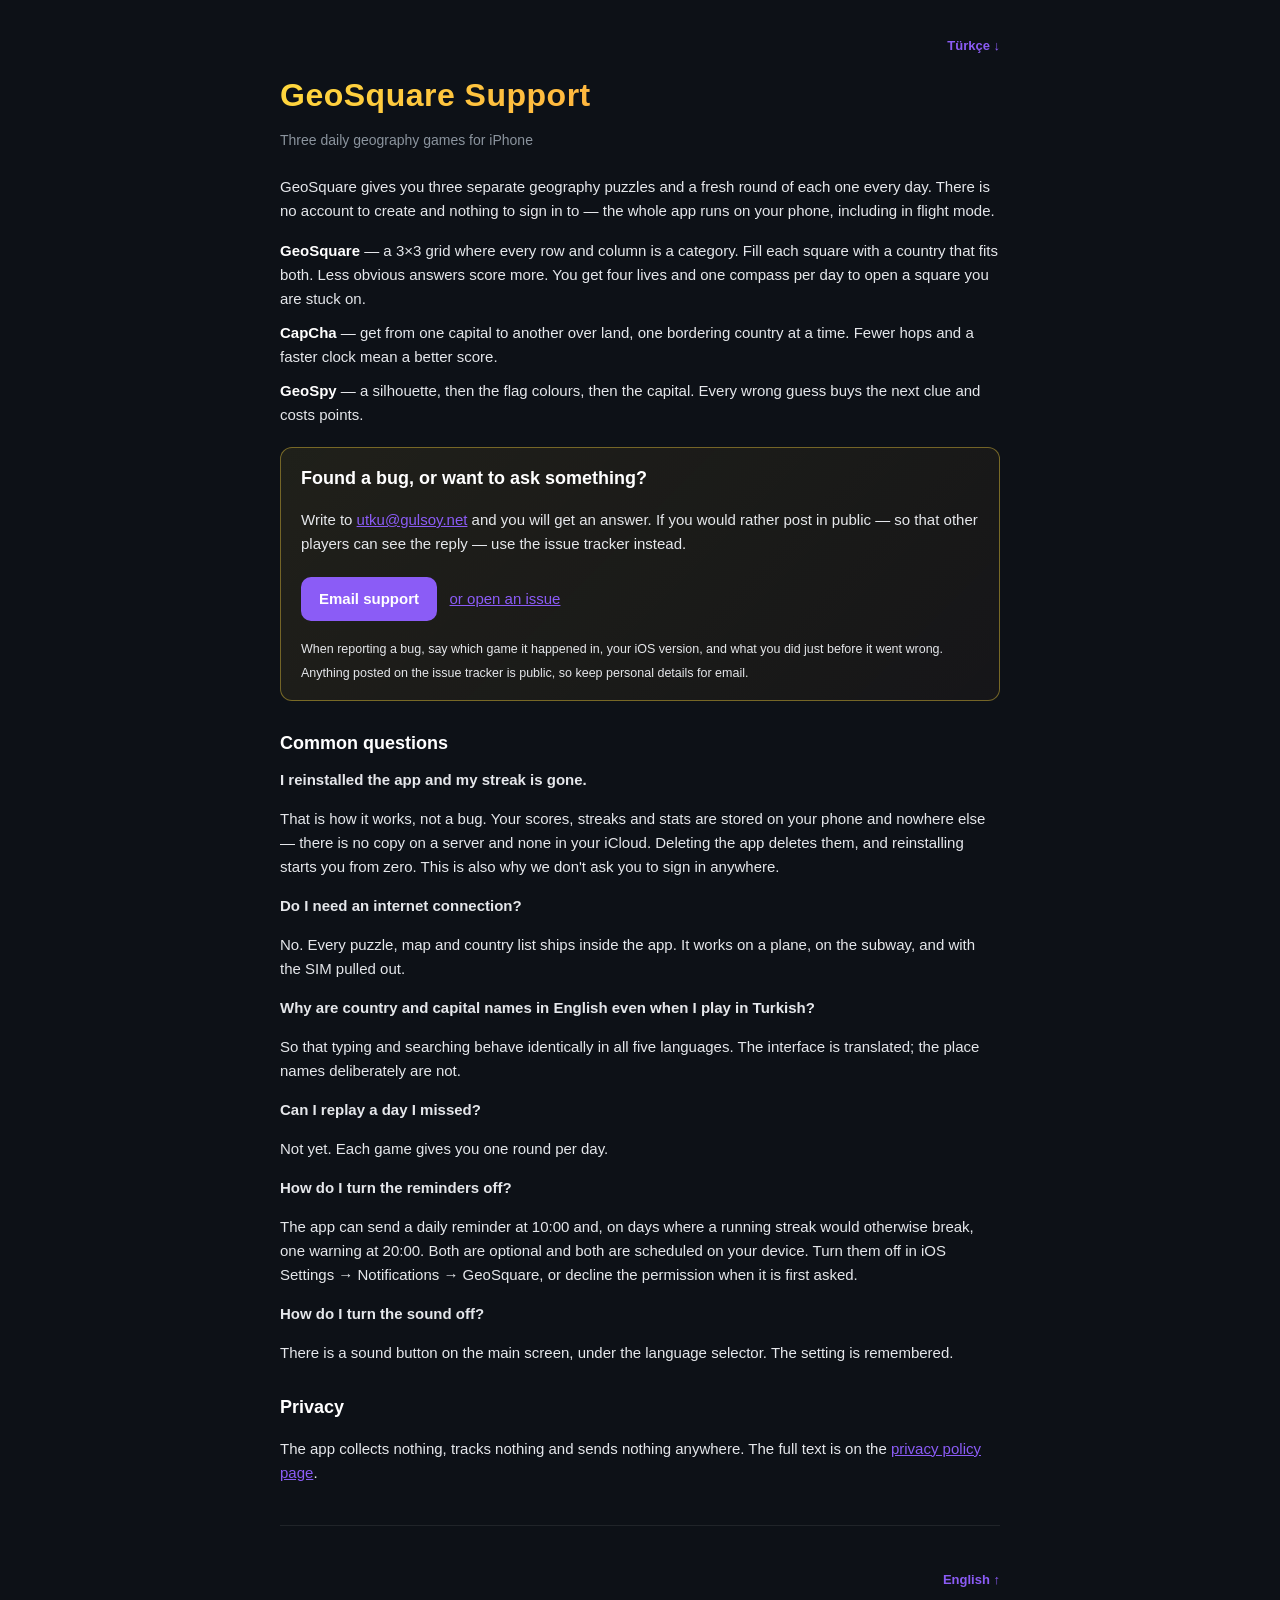
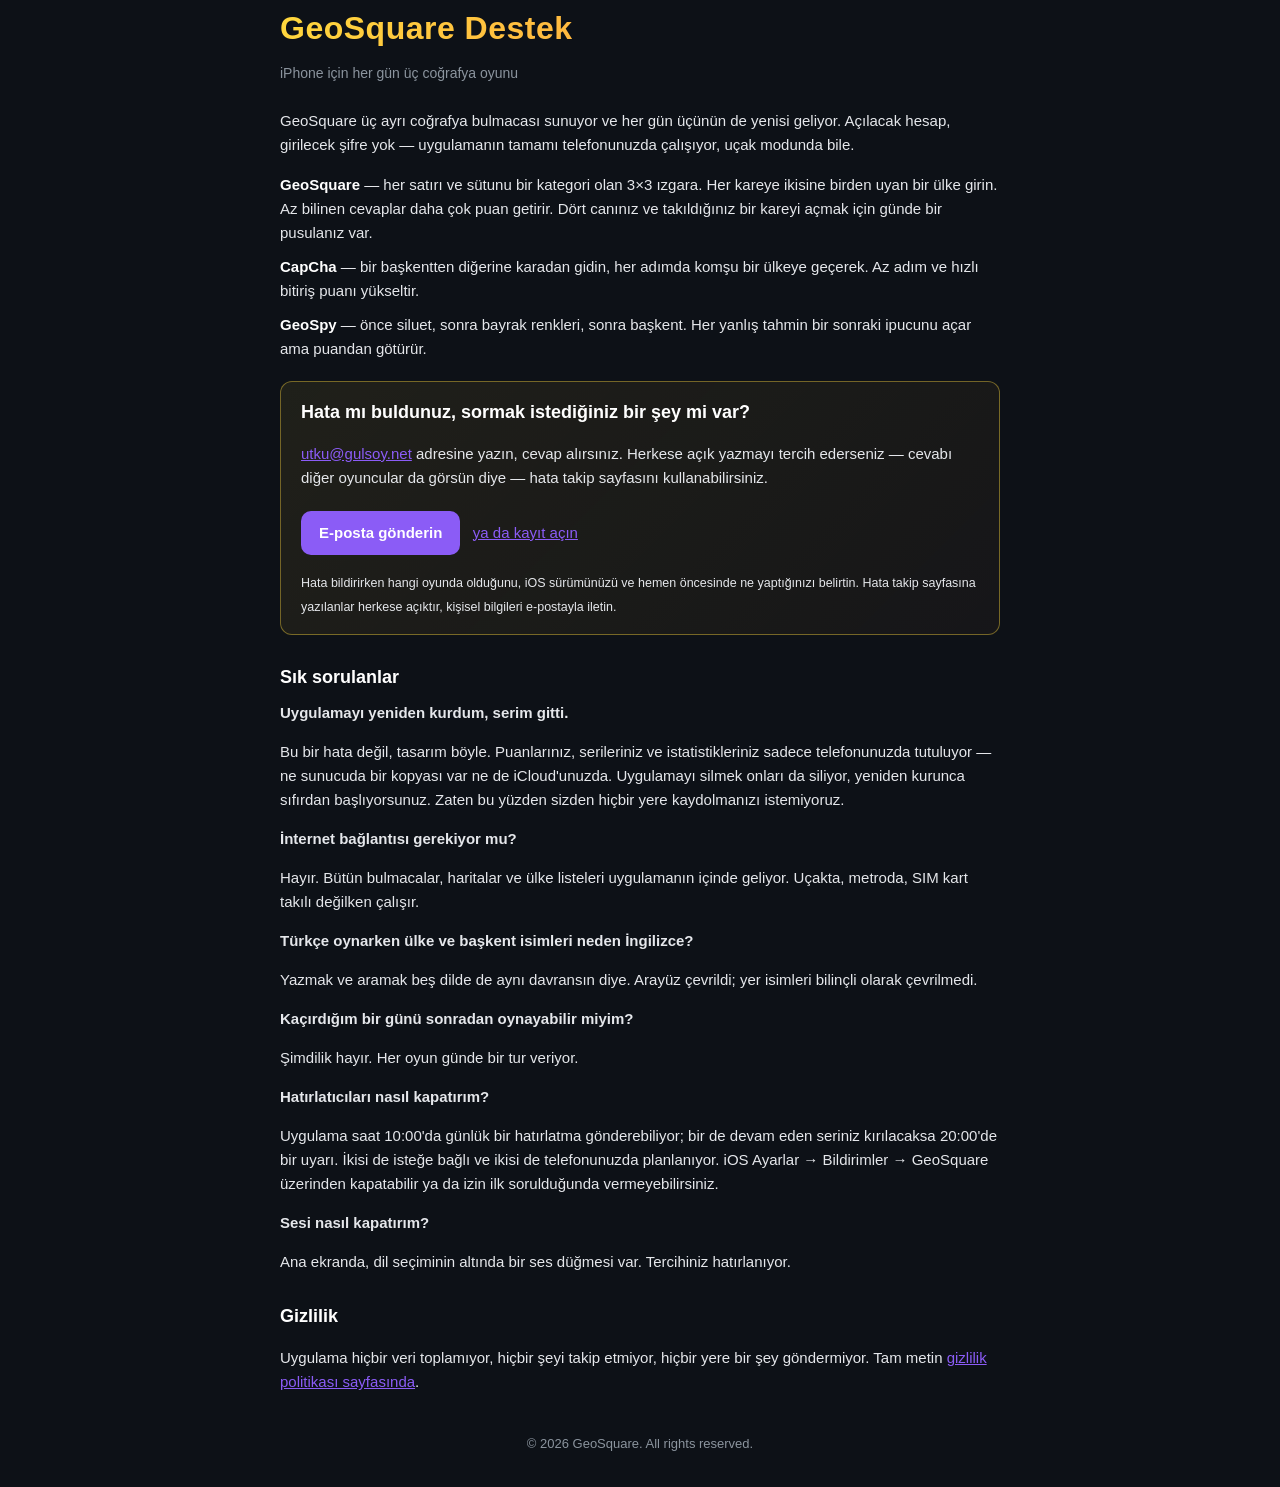
<file: index.html>
<!DOCTYPE html>
<html lang="en">
<head>
<meta charset="UTF-8">
<meta name="viewport" content="width=device-width, initial-scale=1.0">
<title>GeoSquare — Support</title>
<link rel="stylesheet" href="style.css">
</head>
<body>
<div class="container">

  <!-- ENGLISH -->
  <section id="en">
    <div class="lang-switch"><a href="#tr">Türkçe ↓</a></div>
    <h1>GeoSquare Support</h1>
    <p class="subtitle">Three daily geography games for iPhone</p>

    <p>GeoSquare gives you three separate geography puzzles and a fresh round of each one every day. There is no account to create and nothing to sign in to — the whole app runs on your phone, including in flight mode.</p>

    <ul class="games">
      <li><b>GeoSquare</b> — a 3×3 grid where every row and column is a category. Fill each square with a country that fits both. Less obvious answers score more. You get four lives and one compass per day to open a square you are stuck on.</li>
      <li><b>CapCha</b> — get from one capital to another over land, one bordering country at a time. Fewer hops and a faster clock mean a better score.</li>
      <li><b>GeoSpy</b> — a silhouette, then the flag colours, then the capital. Every wrong guess buys the next clue and costs points.</li>
    </ul>

    <div class="card highlight">
      <h2 style="margin-top:0">Found a bug, or want to ask something?</h2>
      <p>Write to <a href="mailto:utku@gulsoy.net">utku@gulsoy.net</a> and you will get an answer. If you would rather post in public — so that other players can see the reply — use the issue tracker instead.</p>
      <p><a class="btn" href="mailto:utku@gulsoy.net">Email support</a> &nbsp; <a href="https://github.com/utkugulsoy/geosquare/issues">or open an issue</a></p>
      <p style="margin-bottom:0"><small>When reporting a bug, say which game it happened in, your iOS version, and what you did just before it went wrong. Anything posted on the issue tracker is public, so keep personal details for email.</small></p>
    </div>

    <h2>Common questions</h2>

    <p class="faq"><b>I reinstalled the app and my streak is gone.</b></p>
    <p>That is how it works, not a bug. Your scores, streaks and stats are stored on your phone and nowhere else — there is no copy on a server and none in your iCloud. Deleting the app deletes them, and reinstalling starts you from zero. This is also why we don't ask you to sign in anywhere.</p>

    <p class="faq"><b>Do I need an internet connection?</b></p>
    <p>No. Every puzzle, map and country list ships inside the app. It works on a plane, on the subway, and with the SIM pulled out.</p>

    <p class="faq"><b>Why are country and capital names in English even when I play in Turkish?</b></p>
    <p>So that typing and searching behave identically in all five languages. The interface is translated; the place names deliberately are not.</p>

    <p class="faq"><b>Can I replay a day I missed?</b></p>
    <p>Not yet. Each game gives you one round per day.</p>

    <p class="faq"><b>How do I turn the reminders off?</b></p>
    <p>The app can send a daily reminder at 10:00 and, on days where a running streak would otherwise break, one warning at 20:00. Both are optional and both are scheduled on your device. Turn them off in iOS Settings → Notifications → GeoSquare, or decline the permission when it is first asked.</p>

    <p class="faq"><b>How do I turn the sound off?</b></p>
    <p>There is a sound button on the main screen, under the language selector. The setting is remembered.</p>

    <h2>Privacy</h2>
    <p>The app collects nothing, tracks nothing and sends nothing anywhere. The full text is on the <a href="privacy.html">privacy policy page</a>.</p>
  </section>

  <hr>

  <!-- TURKISH -->
  <section id="tr">
    <div class="lang-switch"><a href="#en">English ↑</a></div>
    <h1>GeoSquare Destek</h1>
    <p class="subtitle">iPhone için her gün üç coğrafya oyunu</p>

    <p>GeoSquare üç ayrı coğrafya bulmacası sunuyor ve her gün üçünün de yenisi geliyor. Açılacak hesap, girilecek şifre yok — uygulamanın tamamı telefonunuzda çalışıyor, uçak modunda bile.</p>

    <ul class="games">
      <li><b>GeoSquare</b> — her satırı ve sütunu bir kategori olan 3×3 ızgara. Her kareye ikisine birden uyan bir ülke girin. Az bilinen cevaplar daha çok puan getirir. Dört canınız ve takıldığınız bir kareyi açmak için günde bir pusulanız var.</li>
      <li><b>CapCha</b> — bir başkentten diğerine karadan gidin, her adımda komşu bir ülkeye geçerek. Az adım ve hızlı bitiriş puanı yükseltir.</li>
      <li><b>GeoSpy</b> — önce siluet, sonra bayrak renkleri, sonra başkent. Her yanlış tahmin bir sonraki ipucunu açar ama puandan götürür.</li>
    </ul>

    <div class="card highlight">
      <h2 style="margin-top:0">Hata mı buldunuz, sormak istediğiniz bir şey mi var?</h2>
      <p><a href="mailto:utku@gulsoy.net">utku@gulsoy.net</a> adresine yazın, cevap alırsınız. Herkese açık yazmayı tercih ederseniz — cevabı diğer oyuncular da görsün diye — hata takip sayfasını kullanabilirsiniz.</p>
      <p><a class="btn" href="mailto:utku@gulsoy.net">E-posta gönderin</a> &nbsp; <a href="https://github.com/utkugulsoy/geosquare/issues">ya da kayıt açın</a></p>
      <p style="margin-bottom:0"><small>Hata bildirirken hangi oyunda olduğunu, iOS sürümünüzü ve hemen öncesinde ne yaptığınızı belirtin. Hata takip sayfasına yazılanlar herkese açıktır, kişisel bilgileri e-postayla iletin.</small></p>
    </div>

    <h2>Sık sorulanlar</h2>

    <p class="faq"><b>Uygulamayı yeniden kurdum, serim gitti.</b></p>
    <p>Bu bir hata değil, tasarım böyle. Puanlarınız, serileriniz ve istatistikleriniz sadece telefonunuzda tutuluyor — ne sunucuda bir kopyası var ne de iCloud'unuzda. Uygulamayı silmek onları da siliyor, yeniden kurunca sıfırdan başlıyorsunuz. Zaten bu yüzden sizden hiçbir yere kaydolmanızı istemiyoruz.</p>

    <p class="faq"><b>İnternet bağlantısı gerekiyor mu?</b></p>
    <p>Hayır. Bütün bulmacalar, haritalar ve ülke listeleri uygulamanın içinde geliyor. Uçakta, metroda, SIM kart takılı değilken çalışır.</p>

    <p class="faq"><b>Türkçe oynarken ülke ve başkent isimleri neden İngilizce?</b></p>
    <p>Yazmak ve aramak beş dilde de aynı davransın diye. Arayüz çevrildi; yer isimleri bilinçli olarak çevrilmedi.</p>

    <p class="faq"><b>Kaçırdığım bir günü sonradan oynayabilir miyim?</b></p>
    <p>Şimdilik hayır. Her oyun günde bir tur veriyor.</p>

    <p class="faq"><b>Hatırlatıcıları nasıl kapatırım?</b></p>
    <p>Uygulama saat 10:00'da günlük bir hatırlatma gönderebiliyor; bir de devam eden seriniz kırılacaksa 20:00'de bir uyarı. İkisi de isteğe bağlı ve ikisi de telefonunuzda planlanıyor. iOS Ayarlar → Bildirimler → GeoSquare üzerinden kapatabilir ya da izin ilk sorulduğunda vermeyebilirsiniz.</p>

    <p class="faq"><b>Sesi nasıl kapatırım?</b></p>
    <p>Ana ekranda, dil seçiminin altında bir ses düğmesi var. Tercihiniz hatırlanıyor.</p>

    <h2>Gizlilik</h2>
    <p>Uygulama hiçbir veri toplamıyor, hiçbir şeyi takip etmiyor, hiçbir yere bir şey göndermiyor. Tam metin <a href="privacy.html">gizlilik politikası sayfasında</a>.</p>
  </section>

  <footer>© 2026 GeoSquare. All rights reserved.</footer>
</div>
</body>
</html>
</file>
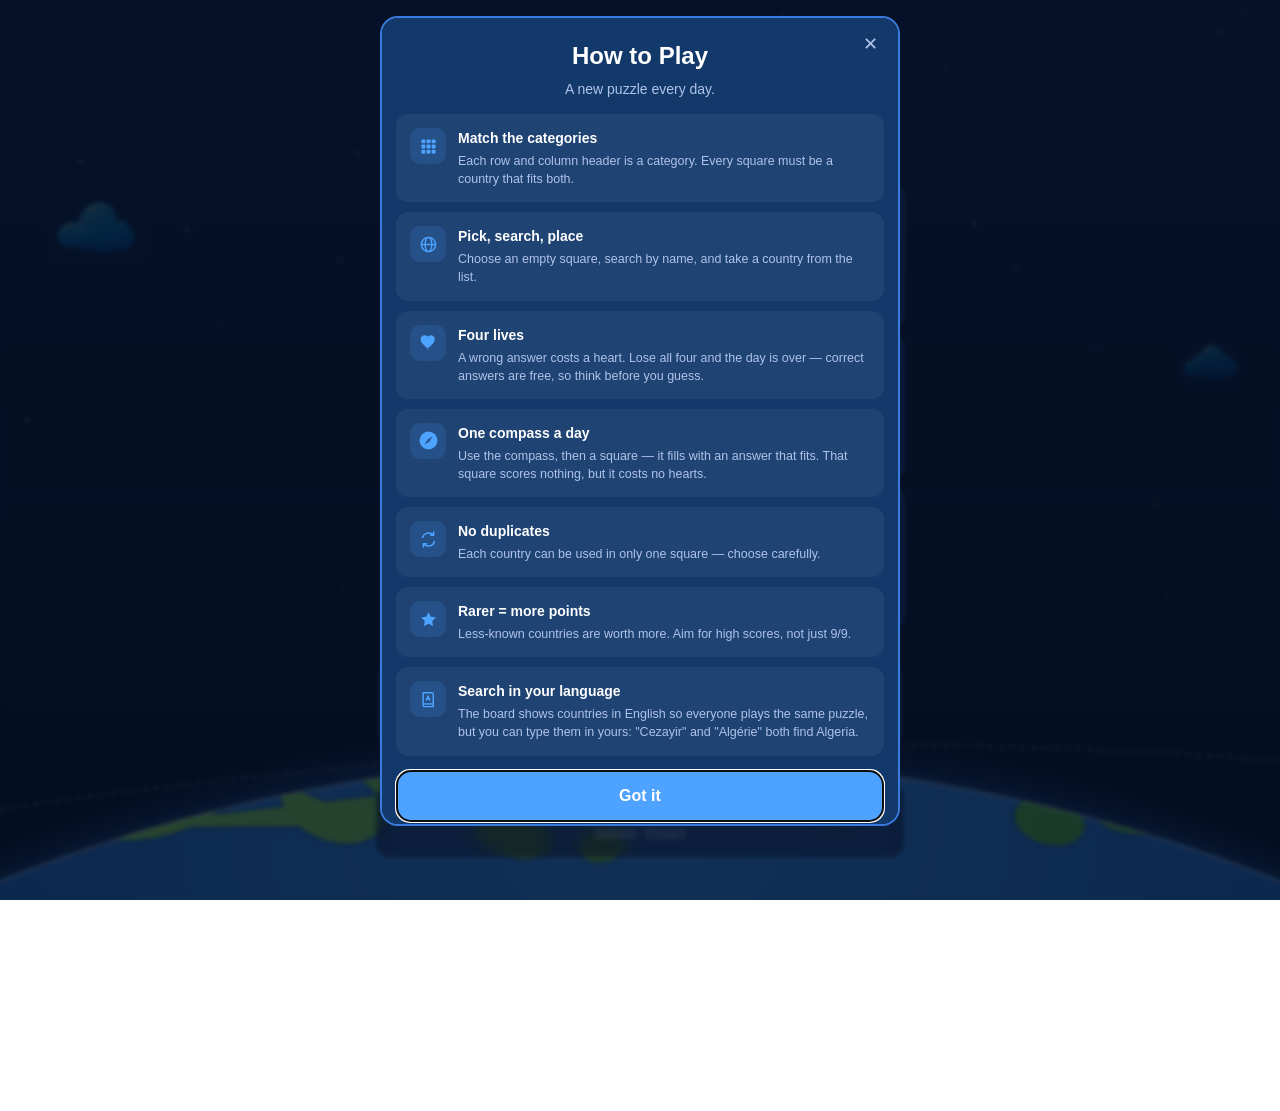
<file: play/index.html>
<!DOCTYPE html>
<html lang="en">
<head>
<meta charset="UTF-8">
<meta name="viewport" content="width=device-width, initial-scale=1, viewport-fit=cover">
<title>GeoSquare — Daily Geography Grid</title>
<meta name="description" content="A new 3×3 geography grid every day. Fill each square with a country that fits both its row and its column.">
<link rel="canonical" href="https://utkugulsoy.github.io/geosquare/play/">

<!-- The link preview. Deliberately English and deliberately static: a
     crawler does not run the script that switches the page's language, so
     localizing these would only produce tags nothing ever reads. The image
     is built by web/make_og.py from the same artwork as the page. -->
<meta property="og:type" content="website">
<meta property="og:site_name" content="GeoSquare">
<meta property="og:url" content="https://utkugulsoy.github.io/geosquare/play/">
<meta property="og:title" content="GeoSquare — a new geography grid every day">
<!-- 125 characters: mobile previews cut around there, and the first cut
     was landing inside "no account, no ads". -->
<meta property="og:description" content="Nine squares, four lives, one compass. Fill each with a country that fits its row and its column. New grid daily, no account.">
<meta property="og:image" content="https://utkugulsoy.github.io/geosquare/play/art/og.png">
<meta property="og:image:type" content="image/png">
<meta property="og:image:width" content="1200">
<meta property="og:image:height" content="630">
<meta property="og:image:alt" content="A 3x3 grid over a night sky and the curve of the planet, three squares filled with the flags of Turkey, Brazil and Germany and six still showing a question mark.">
<meta name="twitter:card" content="summary_large_image">

<meta name="theme-color" content="#0E2750">
<link rel="icon" type="image/png" href="art/favicon.png">
<link rel="apple-touch-icon" href="art/touch-icon.png">
<link rel="stylesheet" href="style.css">
<link rel="preload" as="image" href="art/theme_logo.png">
</head>
<body>
<!-- Defined once: every armed square's needle masks against this. Repeating
     the <defs> in nine inline SVGs would mean nine clashing ids. -->
<svg width="0" height="0" aria-hidden="true" style="position:absolute">
  <mask id="compass-needle">
    <rect width="100" height="100" fill="#fff"/>
    <path d="M71 29 L55.5 55.5 L44.5 44.5 Z" fill="#000"/>
    <path d="M29 71 L44.5 44.5 L55.5 55.5 Z" fill="#000"/>
  </mask>
</svg>
<!-- The app's own backdrop: star field over the sky gradient, and the drawn
     planet along the bottom edge. Both are canvases so they scale with the
     window the way the app's ThemeBackground scales with the screen. -->
<canvas id="sky" class="sky" aria-hidden="true"></canvas>
<img class="cloud big" src="art/deco_cloud_big.png" alt="" aria-hidden="true">
<img class="cloud small" src="art/deco_cloud_small.png" alt="" aria-hidden="true">
<canvas id="globe" class="globe" aria-hidden="true"></canvas>

<main>
  <header>
    <img class="wordmark" src="art/theme_logo.png" alt="GeoSquare">
    <p class="sub" id="date"></p>
    <div class="pills">
      <span class="pill"><b id="score">0/9</b><i></i><b class="warm" id="points">0/0</b></span>
      <span class="pill" id="lives"></span>
      <button class="pill compass" id="compass" data-t-aria="a11y_compass"><img src="art/badge_compass.png" alt=""></button>
      <button class="pill help" id="help" data-t-aria="a11y_help">?</button>
      <div class="langwrap">
        <button class="pill lang" id="lang" data-t-aria="a11y_lang">
          <img id="langflag" src="flags/gb.png" alt=""><span id="langcode">EN</span>
        </button>
        <!-- Each language named in itself: someone who needs the menu cannot
             read the language they are currently stuck in. -->
        <div class="langmenu" id="langmenu" hidden>
          <button data-lang="en"><img src="flags/gb.png" alt=""><span>English</span></button>
          <button data-lang="tr"><img src="flags/tr.png" alt=""><span>Türkçe</span></button>
          <button data-lang="es"><img src="flags/es.png" alt=""><span>Español</span></button>
          <button data-lang="pt"><img src="flags/br.png" alt=""><span>Português</span></button>
          <button data-lang="fr"><img src="flags/fr.png" alt=""><span>Français</span></button>
        </div>
      </div>
    </div>
  </header>

  <section class="board">
    <div class="cols" id="cols"></div>
    <div class="grid" id="grid"></div>
  </section>

  <section class="result" id="result" hidden>
    <h2 id="verdict"></h2>
    <p id="final"></p>
    <pre id="emoji"></pre>
    <button id="share" class="cta" data-t="share"></button>
  </section>

  <!-- The page's only pitch, and it stays put: a visitor who never finishes
       the grid should still find out the app exists and what it gives them.
       Below the board, so it is read after the game rather than instead. -->
  <aside class="appcta">
    <img class="appicon" src="art/appicon.png" alt="" width="58" height="58">
    <div class="appwords">
      <b data-t="cta_title"></b>
      <p data-t-html="cta_sub"></p>
    </div>
    <!-- Apple's own badge, one SVG per language (see art/appstore/README.md).
         Sized by height only: the Turkish one is half again as wide. -->
    <a class="store" href="https://apps.apple.com/app/id6812675483">
      <img id="storebadge" src="art/appstore/en.svg" alt="" height="40">
    </a>
  </aside>

  <footer>
    <p data-t="footer_note"></p>
    <p><a href="../" data-t="support"></a> · <a href="../privacy.html" data-t="privacy"></a></p>
  </footer>
</main>

<div class="panel" id="panel" hidden>
  <div class="sheet">
    <div class="context">
      <p class="must" id="must"></p>
      <span class="count" id="count"></span>
      <button class="x" id="close" data-t-aria="a11y_close">✕</button>
    </div>
    <input id="q" type="text" data-t-ph="search_placeholder" autocomplete="off"
           autocorrect="off" autocapitalize="off" spellcheck="false">
    <div class="hits" id="hits"></div>
    <p class="tip" data-t="search_tip"></p>
  </div>
</div>

<!-- HowToPlayView's seven rules, in its order and its words. Lives sit third
     because that rule changes how a player approaches every other one, and
     the compass follows it directly: one sets the stakes, the other is the
     way out of them. -->
<div class="panel" id="htp" hidden>
  <div class="sheet htp">
    <div class="htphead">
      <h2 data-t="htp_title"></h2>
      <p data-t="htp_subtitle"></p>
      <button class="x" id="htpclose" data-t-aria="a11y_close">✕</button>
    </div>

    <div class="rule">
      <span class="ricon"><svg viewBox="0 0 24 24" fill="currentColor" aria-hidden="true">
        <rect x="3" y="3" width="5" height="5" rx="1.3"/><rect x="9.5" y="3" width="5" height="5" rx="1.3"/><rect x="16" y="3" width="5" height="5" rx="1.3"/>
        <rect x="3" y="9.5" width="5" height="5" rx="1.3"/><rect x="9.5" y="9.5" width="5" height="5" rx="1.3"/><rect x="16" y="9.5" width="5" height="5" rx="1.3"/>
        <rect x="3" y="16" width="5" height="5" rx="1.3"/><rect x="9.5" y="16" width="5" height="5" rx="1.3"/><rect x="16" y="16" width="5" height="5" rx="1.3"/>
      </svg></span>
      <div><h3 data-t="htp_r1_t"></h3>
        <p data-t="htp_r1_b"></p></div>
    </div>

    <div class="rule">
      <span class="ricon"><svg viewBox="0 0 24 24" fill="none" stroke="currentColor" stroke-width="1.8" aria-hidden="true">
        <circle cx="12" cy="12" r="9"/><path d="M3 12h18"/><ellipse cx="12" cy="12" rx="4.2" ry="9"/>
      </svg></span>
      <div><h3 data-t="htp_r2_t"></h3>
        <p data-t="htp_r2_b"></p></div>
    </div>

    <div class="rule">
      <span class="ricon"><svg viewBox="0 0 24 24" fill="currentColor" aria-hidden="true">
        <path d="M12 20.7l-1.4-1.3C5.4 14.7 2 11.6 2 7.9 2 5 4.2 2.8 7 2.8c1.6 0 3.1.7 4 1.9.9-1.2 2.4-1.9 4-1.9 2.8 0 5 2.2 5 5.1 0 3.7-3.4 6.8-8.6 11.5l-1.4 1.3z"/>
      </svg></span>
      <div><h3 data-t="htp_r3_t"></h3>
        <p data-t="htp_r3_b"></p></div>
    </div>

    <div class="rule">
      <span class="ricon"><svg viewBox="0 0 100 100" aria-hidden="true">
        <circle cx="50" cy="50" r="47" fill="currentColor" mask="url(#compass-needle)"/>
      </svg></span>
      <div><h3 data-t="htp_r4_t"></h3>
        <p data-t="htp_r4_b"></p></div>
    </div>

    <div class="rule">
      <span class="ricon"><svg viewBox="0 0 24 24" fill="none" stroke="currentColor" stroke-width="1.9"
                               stroke-linecap="round" stroke-linejoin="round" aria-hidden="true">
        <path d="M4.5 9.5A8 8 0 0 1 18 6.2"/><path d="M18.5 2.6v3.9h-3.9"/>
        <path d="M19.5 14.5A8 8 0 0 1 6 17.8"/><path d="M5.5 21.4v-3.9h3.9"/>
      </svg></span>
      <div><h3 data-t="htp_r5_t"></h3>
        <p data-t="htp_r5_b"></p></div>
    </div>

    <div class="rule">
      <span class="ricon"><svg viewBox="0 0 24 24" fill="currentColor" aria-hidden="true">
        <path d="M12 2.6l2.9 5.9 6.5.9-4.7 4.6 1.1 6.5-5.8-3.1-5.8 3.1 1.1-6.5L2.6 9.4l6.5-.9L12 2.6z"/>
      </svg></span>
      <div><h3 data-t="htp_r6_t"></h3>
        <p data-t="htp_r6_b"></p></div>
    </div>

    <div class="rule">
      <span class="ricon"><svg viewBox="0 0 24 24" fill="none" stroke="currentColor" stroke-width="1.8"
                               stroke-linejoin="round" aria-hidden="true">
        <path d="M5.2 3.4h11a1.8 1.8 0 0 1 1.8 1.8V21H7a1.8 1.8 0 0 1-1.8-1.8V3.4z"/>
        <path d="M5.2 17.6H18"/><path d="M9.1 13.2l2.4-5.6 2.4 5.6M10 11.4h3"/>
      </svg></span>
      <div><h3 data-t="htp_r7_t"></h3>
        <p data-t="htp_r7_b"></p></div>
    </div>

    <button class="cta htpok" id="htpok" data-t="got_it"></button>
  </div>
</div>

<script src="strings.js"></script>
<script src="backdrop.js"></script>
<script src="app.js"></script>
</body>
</html>
</file>
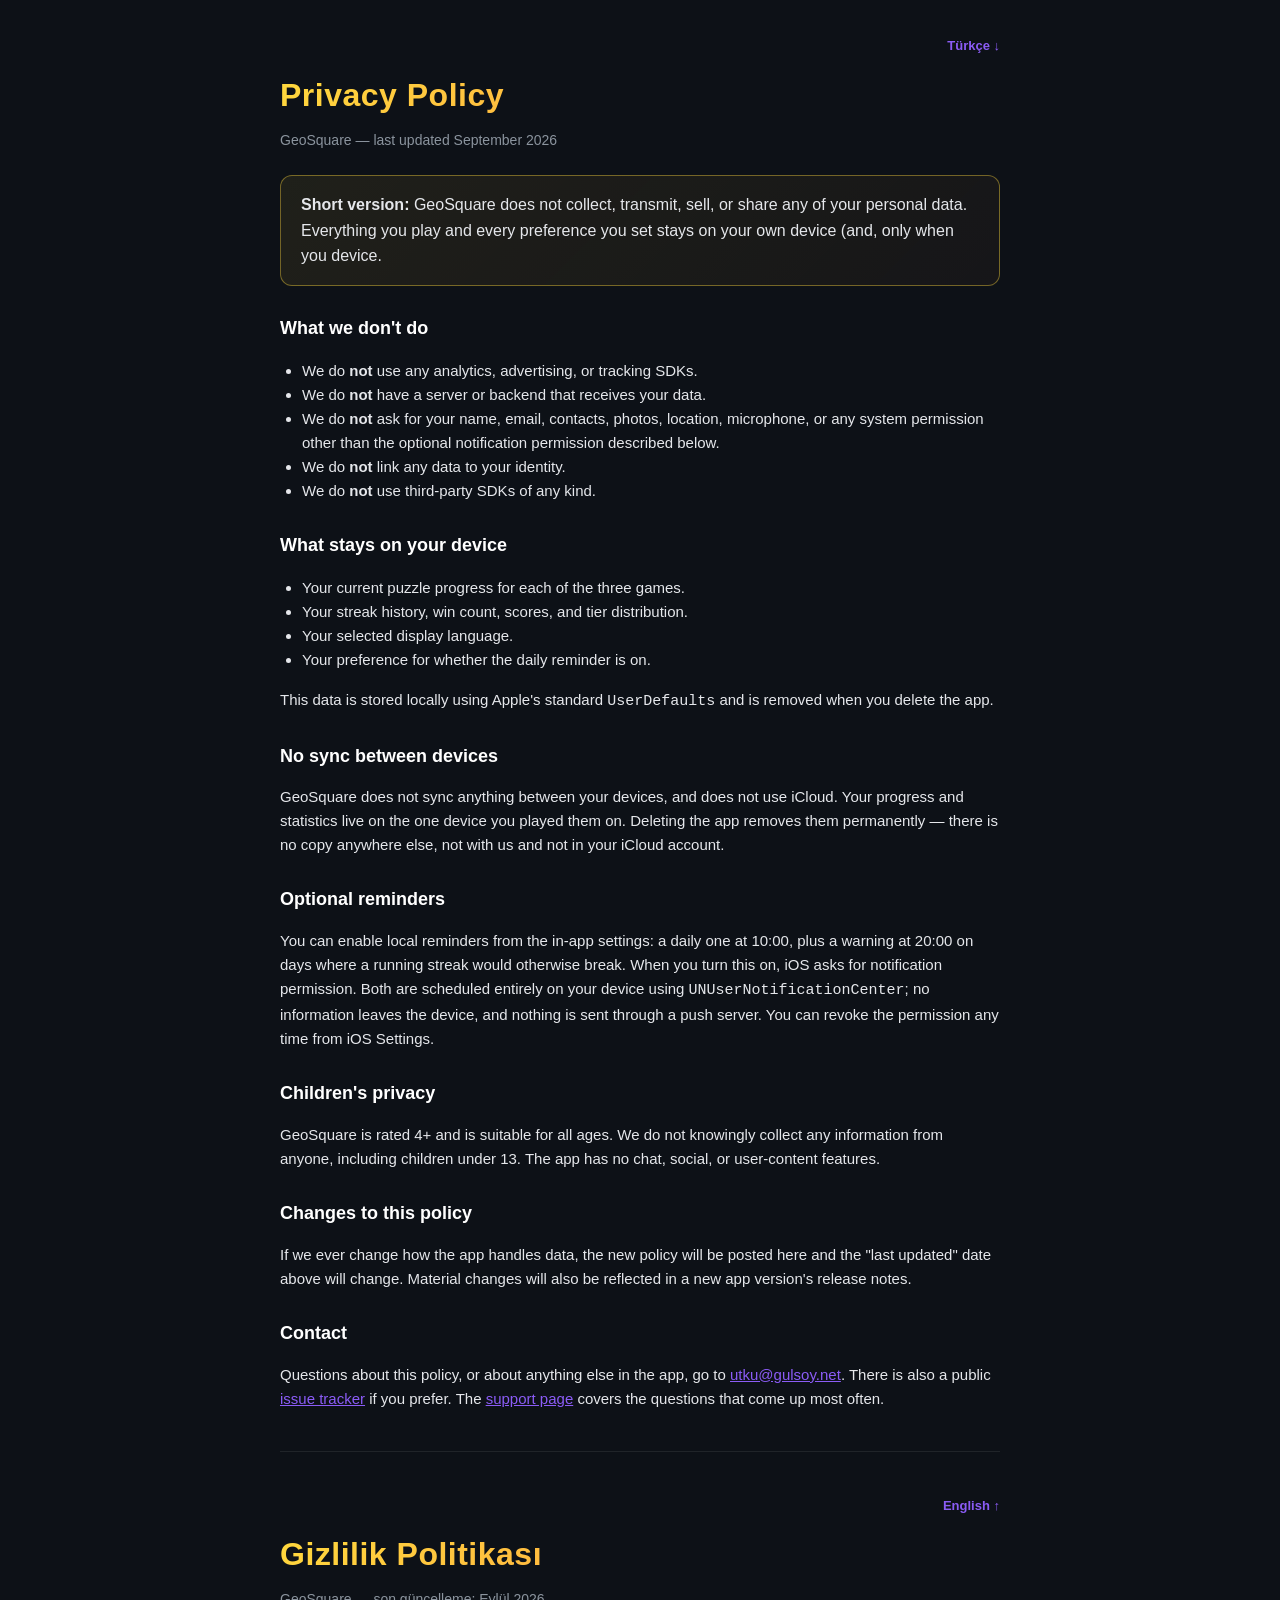
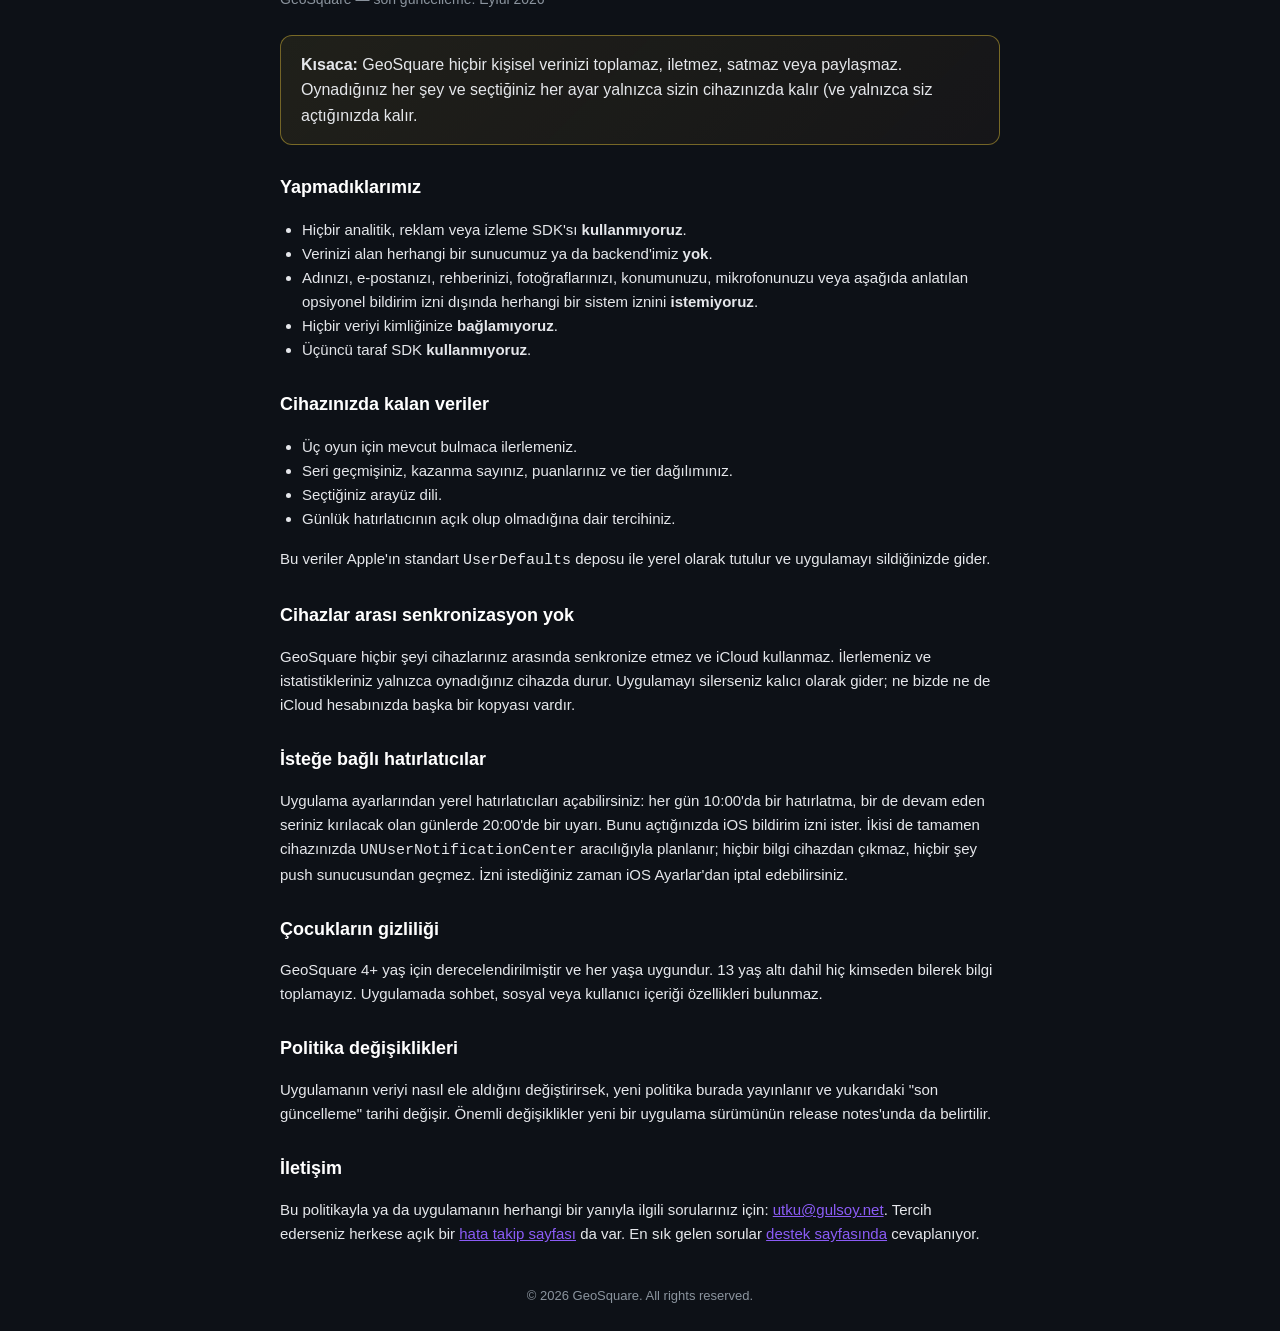
<file: privacy.html>
<!DOCTYPE html>
<html lang="en">
<head>
<meta charset="UTF-8">
<meta name="viewport" content="width=device-width, initial-scale=1.0">
<title>GeoSquare — Privacy Policy</title>
<link rel="stylesheet" href="style.css">
</head>
<body>
<div class="container">

  <!-- ENGLISH -->
  <section id="en">
    <div class="lang-switch"><a href="#tr">Türkçe ↓</a></div>
    <h1>Privacy Policy</h1>
    <p class="subtitle">GeoSquare — last updated September 2026</p>

    <div class="card highlight">
      <strong>Short version:</strong> GeoSquare does not collect, transmit,
      sell, or share any of your personal data. Everything you play and
      every preference you set stays on your own device (and, only when you
      device.
    </div>

    <h2>What we don't do</h2>
    <ul>
      <li>We do <strong>not</strong> use any analytics, advertising, or tracking SDKs.</li>
      <li>We do <strong>not</strong> have a server or backend that receives your data.</li>
      <li>We do <strong>not</strong> ask for your name, email, contacts, photos, location, microphone, or any system permission other than the optional notification permission described below.</li>
      <li>We do <strong>not</strong> link any data to your identity.</li>
      <li>We do <strong>not</strong> use third-party SDKs of any kind.</li>
    </ul>

    <h2>What stays on your device</h2>
    <ul>
      <li>Your current puzzle progress for each of the three games.</li>
      <li>Your streak history, win count, scores, and tier distribution.</li>
      <li>Your selected display language.</li>
      <li>Your preference for whether the daily reminder is on.</li>
    </ul>
    <p>This data is stored locally using Apple's standard <code>UserDefaults</code> and is removed when you delete the app.</p>

    <h2>No sync between devices</h2>
    <p>GeoSquare does not sync anything between your devices, and does not use iCloud. Your progress and statistics live on the one device you played them on. Deleting the app removes them permanently — there is no copy anywhere else, not with us and not in your iCloud account.</p>

    <h2>Optional reminders</h2>
    <p>You can enable local reminders from the in-app settings: a daily one at 10:00, plus a warning at 20:00 on days where a running streak would otherwise break. When you turn this on, iOS asks for notification permission. Both are scheduled entirely on your device using <code>UNUserNotificationCenter</code>; no information leaves the device, and nothing is sent through a push server. You can revoke the permission any time from iOS Settings.</p>

    <h2>Children's privacy</h2>
    <p>GeoSquare is rated 4+ and is suitable for all ages. We do not knowingly collect any information from anyone, including children under 13. The app has no chat, social, or user-content features.</p>

    <h2>Changes to this policy</h2>
    <p>If we ever change how the app handles data, the new policy will be posted here and the "last updated" date above will change. Material changes will also be reflected in a new app version's release notes.</p>

    <h2>Contact</h2>
    <p>Questions about this policy, or about anything else in the app, go to <a href="mailto:utku@gulsoy.net">utku@gulsoy.net</a>. There is also a public <a href="https://github.com/utkugulsoy/geosquare/issues">issue tracker</a> if you prefer. The <a href="./">support page</a> covers the questions that come up most often.</p>
  </section>

  <hr>

  <!-- TURKISH -->
  <section id="tr">
    <div class="lang-switch"><a href="#en">English ↑</a></div>
    <h1>Gizlilik Politikası</h1>
    <p class="subtitle">GeoSquare — son güncelleme: Eylül 2026</p>

    <div class="card highlight">
      <strong>Kısaca:</strong> GeoSquare hiçbir kişisel verinizi toplamaz,
      iletmez, satmaz veya paylaşmaz. Oynadığınız her şey ve seçtiğiniz
      her ayar yalnızca sizin cihazınızda kalır (ve yalnızca siz açtığınızda
      kalır.
    </div>

    <h2>Yapmadıklarımız</h2>
    <ul>
      <li>Hiçbir analitik, reklam veya izleme SDK'sı <strong>kullanmıyoruz</strong>.</li>
      <li>Verinizi alan herhangi bir sunucumuz ya da backend'imiz <strong>yok</strong>.</li>
      <li>Adınızı, e-postanızı, rehberinizi, fotoğraflarınızı, konumunuzu, mikrofonunuzu veya aşağıda anlatılan opsiyonel bildirim izni dışında herhangi bir sistem iznini <strong>istemiyoruz</strong>.</li>
      <li>Hiçbir veriyi kimliğinize <strong>bağlamıyoruz</strong>.</li>
      <li>Üçüncü taraf SDK <strong>kullanmıyoruz</strong>.</li>
    </ul>

    <h2>Cihazınızda kalan veriler</h2>
    <ul>
      <li>Üç oyun için mevcut bulmaca ilerlemeniz.</li>
      <li>Seri geçmişiniz, kazanma sayınız, puanlarınız ve tier dağılımınız.</li>
      <li>Seçtiğiniz arayüz dili.</li>
      <li>Günlük hatırlatıcının açık olup olmadığına dair tercihiniz.</li>
    </ul>
    <p>Bu veriler Apple'ın standart <code>UserDefaults</code> deposu ile yerel olarak tutulur ve uygulamayı sildiğinizde gider.</p>

    <h2>Cihazlar arası senkronizasyon yok</h2>
    <p>GeoSquare hiçbir şeyi cihazlarınız arasında senkronize etmez ve iCloud kullanmaz. İlerlemeniz ve istatistikleriniz yalnızca oynadığınız cihazda durur. Uygulamayı silerseniz kalıcı olarak gider; ne bizde ne de iCloud hesabınızda başka bir kopyası vardır.</p>

    <h2>İsteğe bağlı hatırlatıcılar</h2>
    <p>Uygulama ayarlarından yerel hatırlatıcıları açabilirsiniz: her gün 10:00'da bir hatırlatma, bir de devam eden seriniz kırılacak olan günlerde 20:00'de bir uyarı. Bunu açtığınızda iOS bildirim izni ister. İkisi de tamamen cihazınızda <code>UNUserNotificationCenter</code> aracılığıyla planlanır; hiçbir bilgi cihazdan çıkmaz, hiçbir şey push sunucusundan geçmez. İzni istediğiniz zaman iOS Ayarlar'dan iptal edebilirsiniz.</p>

    <h2>Çocukların gizliliği</h2>
    <p>GeoSquare 4+ yaş için derecelendirilmiştir ve her yaşa uygundur. 13 yaş altı dahil hiç kimseden bilerek bilgi toplamayız. Uygulamada sohbet, sosyal veya kullanıcı içeriği özellikleri bulunmaz.</p>

    <h2>Politika değişiklikleri</h2>
    <p>Uygulamanın veriyi nasıl ele aldığını değiştirirsek, yeni politika burada yayınlanır ve yukarıdaki "son güncelleme" tarihi değişir. Önemli değişiklikler yeni bir uygulama sürümünün release notes'unda da belirtilir.</p>

    <h2>İletişim</h2>
    <p>Bu politikayla ya da uygulamanın herhangi bir yanıyla ilgili sorularınız için: <a href="mailto:utku@gulsoy.net">utku@gulsoy.net</a>. Tercih ederseniz herkese açık bir <a href="https://github.com/utkugulsoy/geosquare/issues">hata takip sayfası</a> da var. En sık gelen sorular <a href="./">destek sayfasında</a> cevaplanıyor.</p>
  </section>

  <footer>© 2026 GeoSquare. All rights reserved.</footer>
</div>
</body>
</html>
</file>
<file: style.css>
:root {
    --bg: #0D1117;
    --card: #161B22;
    --text: #E5E7EB;
    --label: #8B949E;
    --accent: #8B5CF6;
    --warm: #FFD93D;
  }
  * { box-sizing: border-box; }
  body {
    margin: 0;
    background: var(--bg);
    color: var(--text);
    font-family: -apple-system, BlinkMacSystemFont, "SF Pro Rounded",
                 "Segoe UI", Roboto, sans-serif;
    line-height: 1.6;
    padding: 32px 16px;
  }
  .container { max-width: 720px; margin: 0 auto; }
  h1 {
    font-size: 32px;
    font-weight: 900;
    letter-spacing: 0.5px;
    margin: 0 0 8px;
    background: linear-gradient(135deg, var(--warm) 0%, #FF8C42 100%);
    -webkit-background-clip: text;
    background-clip: text;
    -webkit-text-fill-color: transparent;
  }
  .subtitle { color: var(--label); margin: 0 0 24px; font-size: 14px; }
  h2 {
    font-size: 18px;
    font-weight: 700;
    margin: 28px 0 10px;
    color: white;
  }
  p, li { font-size: 15px; color: var(--text); }
  ul { padding-left: 22px; }
  .card {
    background: var(--card);
    border: 1px solid rgba(139, 92, 246, 0.25);
    border-radius: 12px;
    padding: 16px 20px;
    margin: 20px 0;
  }
  .card.highlight {
    border-color: rgba(255, 217, 61, 0.4);
    background: linear-gradient(135deg, rgba(255, 217, 61, 0.08), rgba(255, 140, 66, 0.04));
  }
  .lang-switch {
    text-align: right;
    margin-bottom: 12px;
  }
  .lang-switch a {
    color: var(--accent);
    text-decoration: none;
    font-weight: 600;
    font-size: 13px;
  }
  hr {
    border: 0;
    height: 1px;
    background: rgba(255, 255, 255, 0.08);
    margin: 40px 0;
  }
  footer {
    color: var(--label);
    font-size: 13px;
    margin-top: 40px;
    text-align: center;
  }
  a { color: var(--accent); }
  .faq { margin: 0 0 4px; }
  .btn {
    display: inline-block;
    background: var(--accent);
    color: white;
    text-decoration: none;
    font-weight: 700;
    font-size: 15px;
    padding: 10px 18px;
    border-radius: 10px;
    margin-top: 6px;
  }
  .games { list-style: none; padding: 0; }
  .games li { margin-bottom: 10px; }
  .games b { color: white; }
</file>
<file: play/style.css>
/* The app's palette, lifted from Theme.swift so the page and the app read as
   one product: navy ground, navy panels with a blue rim, marker yellow for
   anything you act on, cream paper for a placed country. */
:root {
  --bg: #0E2750;            /* AppColor.background */
  --bg-deep: #081A3A;       /* AppColor.backgroundDeep */
  --card: #13396B;          /* AppColor.card */
  --stroke: #3A7BE0;        /* AppColor.cardStroke */
  --label: #AFC3EA;         /* AppColor.label */
  --warm: #FFC93C;          /* AppColor.warm */
  --warm-deep: #FFA61B;     /* AppColor.warmDeep */
  --cream: #F6EFDD;         /* AppColor.cream */
  --cream-stroke: #D8C9A3;  /* AppColor.creamStroke */
  --ink: #1B2A4A;           /* AppColor.ink */
  --danger: #FF5A5F;        /* AppColor.danger */
}
* { box-sizing: border-box; }
/* An author `display` beats the UA stylesheet's rule for [hidden], so
   .panel's `display: flex` was showing the search over the board on
   load. Anything hidden stays hidden. */
[hidden] { display: none !important; }
body {
  margin: 0;
  background: linear-gradient(180deg, var(--bg) 0%, var(--bg-deep) 100%);
  background-attachment: fixed;
  color: #fff;
  font: 15px/1.5 -apple-system, BlinkMacSystemFont, "SF Pro Rounded", "Segoe UI", Roboto, sans-serif;
  min-height: 100vh;
}
/* The planet occupies the bottom 22% of the viewport, so the column has to
   clear it or the footer ends up unreadable on top of the continents. */
main { max-width: 560px; margin: 0 auto; padding: 24px 16px calc(22vh + 56px);
       position: relative; z-index: 1; }

/* Backdrop, mirroring ThemeBackground's layering: sky and stars behind
   everything, clouds drifting in the upper third, the planet along the
   bottom edge. All fixed, so the board scrolls over the scene. */
.sky { position: fixed; inset: 0; width: 100%; z-index: 0; pointer-events: none; }
.globe { position: fixed; left: 0; right: 0; bottom: 0; width: 100%; z-index: 0; pointer-events: none; }
/* Clouds live in the margin beside the column. Below that width the column
   is the whole page and they end up showing through the board's translucent
   cells, so they are dropped rather than placed on top of the puzzle. */
.cloud { display: none; position: fixed; z-index: 0; pointer-events: none;
         opacity: .55; width: 92px; }
.cloud.big { left: 4%; top: 22%; }
.cloud.small { right: 3%; top: 38%; opacity: .45; width: 64px; }
@media (min-width: 860px) { .cloud { display: block; } }

header { text-align: center; }
/* The app's wordmark, not a text imitation of it. */
.wordmark { height: 46px; width: auto; display: block; margin: 0 auto 2px; }
.sub { margin: 2px 0 14px; color: var(--warm); font-size: 12px;
       letter-spacing: 1.5px; text-transform: uppercase; font-weight: 700; }
.pills { display: flex; gap: 8px; justify-content: center; margin-bottom: 20px; flex-wrap: wrap; }
.pill {
  display: inline-flex; align-items: center; gap: 8px;
  background: var(--card); border: 2px solid var(--stroke);
  border-radius: 999px; padding: 7px 14px; font-weight: 800; font-size: 15px;
}
.pill i { width: 1px; height: 14px; background: var(--stroke); }

/* The compass sits beside the hearts, where the app keeps it, and glows while
   armed so it is obvious the next tap spends it rather than opening search. */
.pill.compass { cursor: pointer; padding: 5px 11px; line-height: 0;
                transition: transform .2s, box-shadow .2s, border-color .2s; }
.pill.compass img { width: 26px; height: 26px; display: block; }
.pill.compass:hover:not(:disabled) { border-color: var(--warm); }
.pill.compass.armed {
  border-color: var(--warm); box-shadow: 0 0 10px rgba(255,196,61,.55);
  transform: scale(1.06);
}
/* Spent: greyed and faded rather than hidden, so it still reads as something
   you had — the same treatment CompassPill gives it in the app. */
.pill.compass.spent, .pill.compass:disabled { cursor: default; }
.pill.compass.spent img { filter: grayscale(1); opacity: .45; }

/* Armed, every empty square turns into a compass face and lights its rim —
   the board itself says what the next tap will do. */
.cell.empty.armed {
  /* The app keeps the card's own fill and only lights the rim, so the
     square still reads as a square rather than as a warm blob. */
  border-style: solid; border-color: var(--warm); border-width: 3px;
  box-shadow: 0 3px 10px rgba(255,201,60,.35);
}
/* Four seconds a turn, linear, forever — SpinningCompass's own timing. */
.cell.empty.armed .needle { width: 34px; height: 34px; display: block;
                            animation: turn 4s linear infinite;
                            filter: drop-shadow(0 1px 2px rgba(0,0,0,.35)); }
@keyframes turn { to { transform: rotate(360deg); } }
@media (prefers-reduced-motion: reduce) { .cell.empty.armed .needle { animation: none; } }

/* A compass square is badged, never "+0". */
.cell .pts.compass { background: #2F6FD1; padding: 3px; line-height: 0; }
.cell .pts.compass .cglyph { width: 13px; height: 13px; display: block; }
.warm { color: var(--warm); }

/* One column for the row labels, then the three board columns. */
.cols, .grid { display: grid; grid-template-columns: 76px repeat(3, 1fr); gap: 7px; }
.cols { margin-bottom: 6px; }
.head {
  color: var(--label); font-size: 11px; line-height: 1.25; font-style: italic;
  display: flex; align-items: flex-end; justify-content: center; text-align: center;
}
.head.row { justify-content: flex-end; text-align: right; align-items: center; padding-right: 2px; }

.cell {
  aspect-ratio: 1; border-radius: 14px; position: relative;
  display: flex; flex-direction: column; align-items: center; justify-content: center;
  gap: 3px; font: inherit;
}
/* CellView's mystery card: the app's own 16407A→0F2F5E gradient, a solid
   blue rim and an inset dashed stitch. Held just short of opaque and blurred
   behind, so the sky still shows through without the square dissolving into
   it — a fully transparent first pass lost the board entirely. */
.cell.empty {
  background: linear-gradient(135deg, rgba(22,64,122,.78), rgba(15,47,94,.78));
  -webkit-backdrop-filter: blur(7px) saturate(115%);
  backdrop-filter: blur(7px) saturate(115%);
  border: 2px solid rgba(58,123,224,.9);
  box-shadow: 0 3px 4px rgba(0,0,0,.3);
  color: rgba(255,255,255,.45); font-size: 26px; font-weight: 900; cursor: pointer;
  transition: background .15s, border-color .15s;
}
.cell.empty::after {          /* the dashed stitch line, inset 5px as in CellView */
  content: ""; position: absolute; inset: 5px; border-radius: 9px;
  border: 1.5px dashed rgba(58,123,224,.55); pointer-events: none;
}
.cell.empty:hover { border-color: var(--warm); color: rgba(255,255,255,.9); }
.cell.empty.dead { opacity: .45; cursor: default; }
.cell.filled { background: var(--cream); border: 2px solid var(--cream-stroke); color: var(--ink); }
.cell .fl { width: 42px; height: 28px; object-fit: cover; border-radius: 4px;
             border: 1px solid rgba(21,39,90,.35); box-shadow: 0 1px 2px rgba(0,0,0,.2); }
.cell .nm { font-size: 11px; font-weight: 800; text-align: center; padding: 0 4px; }
.cell .pts {
  position: absolute; top: -7px; right: -5px; border-radius: 999px;
  background: var(--tier, var(--warm)); color: var(--tier-ink, #fff);
  padding: 1px 7px; font-size: 11px; font-weight: 900;
}

.result { margin-top: 26px; text-align: center; }
.result h2 { margin: 0 0 4px; font-size: 22px; }
#final { margin: 0 0 10px; color: var(--label); }
#emoji { font-size: 26px; line-height: 1.15; margin: 0 0 14px; font-family: inherit; }
.cta {
  background: var(--warm); color: var(--ink); border: 2px solid var(--warm-deep);
  border-radius: 14px; padding: 12px 26px; font: inherit; font-weight: 900;
  font-size: 16px; cursor: pointer;
}
/* The app pitch: a panel like the rest of the page's panels, not a banner
   stuck on top of it. The page promises no ads, and this has to read as
   part of the product rather than as one. */
.appcta {
  display: flex; flex-wrap: wrap; align-items: center; gap: 12px 14px;
  margin: 26px auto 4px; padding: 14px 16px; max-width: 520px;
  background: var(--card); border: 2px solid var(--stroke); border-radius: 18px;
}
.appicon { flex: none; width: 58px; height: 58px; border-radius: 13px;
           box-shadow: 0 2px 6px rgba(0,0,0,.35); }
.appwords { flex: 1 1 180px; min-width: 0; text-align: left; }
.appwords b { display: block; font-size: 15px; margin-bottom: 3px; }
.appwords p { margin: 0; color: var(--label); font-size: 12.5px; line-height: 1.45; }
.appwords p b { display: inline; color: #fff; font-size: inherit; margin: 0; }
/* Pushed to the card's right edge, wrapping below the words when there is
   not room — which the Turkish badge, half again as wide as the English
   one, is what decides. Apple asks for clear space of a quarter of the
   badge's height on every side; the card's 14px padding and 12px row gap
   are what provide that 10px, so neither shrinks. */
.appcta .store { flex: none; margin-left: auto; line-height: 0; }
.appcta .store img { height: 40px; width: auto; display: block; }

/* On a phone the button spans instead of sitting right: at that width a
   right-aligned button leaves a gap wide enough to look like a mistake. */
/* On a phone the badge centres instead of sitting right: at that width a
   right-aligned badge leaves a gap wide enough to look like a mistake.
   It is never stretched — the artwork has one aspect ratio. */
@media (max-width: 480px) {
  .appcta { padding: 14px; }
  .appcta .store { flex: 1 0 100%; margin: 0; display: flex; justify-content: center; }
}

/* The planet is fixed to the bottom edge, so wherever the page is scrolled
   the footer can end up over the continents. The same frosting the board uses
   keeps it readable there instead of leaving it to luck. */
footer {
  margin-top: 36px; text-align: center; color: var(--label); font-size: 12px;
  background: rgba(14,27,60,.5);
  -webkit-backdrop-filter: blur(7px); backdrop-filter: blur(7px);
  border-radius: 14px; padding: 12px 14px;
}
footer p { margin: 4px 0; }
footer a { color: var(--label); }

/* Search: a panel over the board, not a new page — the grid stays in mind. */
.panel { position: fixed; inset: 0; background: rgba(4,10,26,.72); display: flex;
         justify-content: center; padding: 16px; z-index: 20;
         backdrop-filter: blur(2px); }
.sheet {
  background: var(--card); border: 2px solid var(--stroke); border-radius: 18px;
  width: 100%; max-width: 520px; height: fit-content; max-height: 90vh;
  overflow: auto; padding: 14px;
}
.context { display: flex; align-items: center; gap: 10px; flex-wrap: wrap; }
.must { margin: 0; flex: 1; font-size: 13px; color: var(--label); }
.must b { color: #fff; }
.count { background: rgba(255,196,61,.15); color: var(--warm); border-radius: 999px;
         padding: 3px 10px; font-size: 12px; font-weight: 800; }
.x { background: none; border: 0; color: var(--label); font-size: 18px; cursor: pointer; }
#q {
  width: 100%; margin: 10px 0; padding: 12px 14px; font: inherit; font-size: 17px;
  color: #fff; background: rgba(255,255,255,.06);
  border: 2px solid var(--stroke); border-radius: 12px;
}
#q:focus { outline: none; border-color: var(--warm); }
.hit {
  width: 100%; display: flex; align-items: center; gap: 12px; text-align: left;
  background: none; border: 0; border-top: 1px solid rgba(255,255,255,.07);
  padding: 11px 4px; color: #fff; font: inherit; cursor: pointer;
}
.hit:hover { background: rgba(255,255,255,.05); }
.hit .fl { width: 34px; height: 23px; object-fit: cover; border-radius: 3px;
            border: 1px solid rgba(255,255,255,.25); flex: none; }
.hitname { flex: 1; font-weight: 700; }
.hitname em { display: block; font-style: normal; font-size: 12px;
              color: var(--label); font-weight: 500; }
.badge { background: var(--tier, var(--warm)); color: var(--tier-ink, #fff);
         border-radius: 999px; padding: 2px 9px; font-size: 12px; font-weight: 900; }
/* GridScoring.tierColor: green → yellow → orange → purple as a pick gets
   rarer. SwiftUI's own system shades, so the chips read the same in both.
   Carried as custom properties rather than a `background` of their own —
   a bare `.t1` loses to `.cell .pts` on specificity and never paints. */
.t1 { --tier: #34C759; }
.t2 { --tier: #FFCC00; --tier-ink: var(--ink); }
.t3 { --tier: #FF9500; }
.t4 { --tier: #AF52DE; }
.err { color: var(--danger); font-size: 14px; padding: 10px 4px; margin: 0; }
.tip { color: var(--label); font-size: 12px; margin: 10px 0 0; text-align: center; }

@media (max-width: 420px) {
  .cols, .grid { grid-template-columns: 62px repeat(3, 1fr); gap: 5px; }
  .head { font-size: 10px; }
  .cell .fl { width: 34px; height: 23px; }
  .cell .nm { font-size: 10px; }
}

/* ------------------------------------------------------- how to play
   GenericHowToPlayView on a page: the same icon tile, card and spacing,
   tinted with GeoSquare's own accent. The sheet reuses .panel/.sheet so
   it dismisses exactly like the search overlay. */
.pill.help {
  cursor: pointer; padding: 7px 15px; color: var(--label);
  font-size: 16px; font-weight: 900; line-height: 1;
}
.pill.help:hover { border-color: var(--warm); color: #fff; }

.sheet.htp { --accent: #4DA3FF; }   /* AppColor.Game.geoSquare */
.htphead { position: relative; text-align: center; padding: 6px 30px 14px; }
.htphead h2 { margin: 0; font-size: 24px; font-weight: 800; }
.htphead p { margin: 5px 0 0; color: var(--label); font-size: 14px; }
.htphead .x { position: absolute; top: 0; right: 0; }

.rule {
  display: flex; align-items: flex-start; gap: 12px; padding: 14px;
  background: rgba(255,255,255,.05); border-radius: 12px; margin-bottom: 10px;
}
.ricon {
  flex: none; width: 36px; height: 36px; border-radius: 10px;
  display: grid; place-items: center;
  color: var(--accent); background: rgba(77,163,255,.15);
}
.ricon svg { width: 19px; height: 19px; }
.rule h3 { margin: 0 0 3px; font-size: 14px; font-weight: 700; }
.rule p  { margin: 0; font-size: 12.5px; line-height: 1.45; color: var(--label); }

.htpok {
  width: 100%; margin-top: 4px; background: var(--accent);
  border-color: #2E7FD4; color: #fff;
}

/* ------------------------------------------------------ language picker
   The app's splash chip: the language's flag, its short code, and a menu
   that names each language in itself. */
.langwrap { position: relative; }
.pill.lang { cursor: pointer; gap: 6px; padding: 6px 12px; font-size: 13px; }
.pill.lang img { width: 20px; height: 14px; object-fit: cover; border-radius: 2px;
                 border: 1px solid rgba(21,39,90,.35); }
.pill.lang:hover { border-color: var(--warm); }

.langmenu {
  position: absolute; top: calc(100% + 6px); right: 0; z-index: 30;
  background: var(--card); border: 2px solid var(--stroke); border-radius: 14px;
  padding: 6px; min-width: 164px; box-shadow: 0 10px 24px rgba(0,0,0,.45);
}
.langmenu button {
  display: flex; align-items: center; gap: 9px; width: 100%;
  background: none; border: 0; border-radius: 9px; padding: 8px 10px;
  color: #fff; font: inherit; font-size: 14px; font-weight: 600;
  text-align: left; cursor: pointer;
}
.langmenu button:hover { background: rgba(255,255,255,.08); }
.langmenu button[aria-current="true"] { color: var(--warm); }
.langmenu img { width: 22px; height: 15px; object-fit: cover; border-radius: 2px;
                border: 1px solid rgba(21,39,90,.35); flex: none; }

/* The search sheet's "must be" line carries its own <b> from the catalog. */
.must b { color: #fff; }

/* Five pills do not fit across a phone: the language chip wrapped to a row
   of its own, centred under the rest, and pushed the board down. The whole
   row shrinks a step rather than one pill being singled out, and the flag
   carries the chip alone — the button keeps its label for screen readers. */
@media (max-width: 420px) {
  .pills { gap: 6px; }
  .pill { padding: 6px 10px; font-size: 13.5px; }
  .pill.compass { padding: 5px 9px; }
  .pill.compass img { width: 22px; height: 22px; }
  .pill.help { padding: 5px 11px; font-size: 15px; }
  .pill.lang { padding: 5px 9px; }
  .pill.lang img { width: 19px; height: 13px; }
  #langcode { display: none; }
}
</file>
